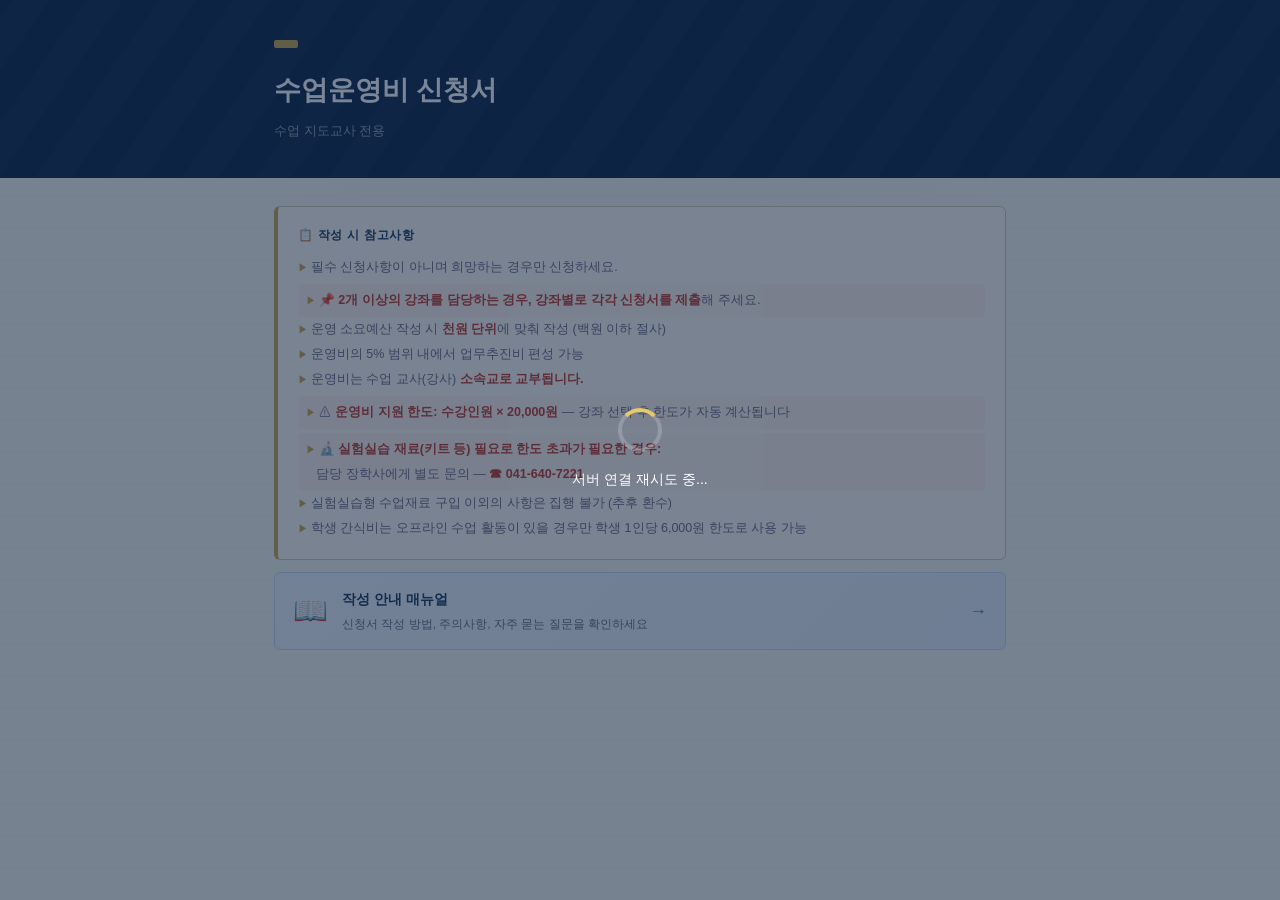
<file: docs/index.html>
<!DOCTYPE html>
<html lang="ko">
<head>
<meta charset="UTF-8">
<meta name="viewport" content="width=device-width, initial-scale=1.0">
<title>수업운영비 신청서</title>
<link rel="stylesheet" href="css/style.css">
<link rel="stylesheet" href="css/print.css" media="print">
</head>
<body>

<!-- 로딩 오버레이 -->
<div class="loading-overlay" id="loadingOverlay">
  <div class="spinner"></div>
  <div class="loading-text" id="loadingText">처리 중...</div>
</div>

<!-- 헤더 -->
<header class="site-header">
  <div class="header-inner">
    <div class="header-badge" id="headerBadge"></div>
    <h1 class="header-title" id="headerTitle">수업운영비 신청서</h1>
    <p class="header-sub" id="headerSub">수업 지도교사 전용</p>
  </div>
</header>

<!-- 안내문구 -->
<div class="notice-wrap" id="noticeWrap">
  <div class="notice">
    <div class="notice-title">📋 작성 시 참고사항</div>
    <ul>
      <li>필수 신청사항이 아니며 희망하는 경우만 신청하세요.</li>
      <li class="warn-line">📌 <strong>2개 이상의 강좌를 담당하는 경우, 강좌별로 각각 신청서를 제출</strong>해 주세요.</li>
      <li>운영 소요예산 작성 시 <strong>천원 단위</strong>에 맞춰 작성 (백원 이하 절사)</li>
      <li>운영비의 5% 범위 내에서 업무추진비 편성 가능</li>
      <li>운영비는 수업 교사(강사) <strong>소속교로 교부됩니다.</strong></li>
      <li class="warn-line" id="noticeLimit">⚠ <strong>운영비 지원 한도: 수강인원 × 20,000원</strong> — 강좌 선택 후 한도가 자동 계산됩니다</li>
      <li class="warn-line">🔬 <strong>실험실습 재료(키트 등) 필요로 한도 초과가 필요한 경우:</strong><br>
        &nbsp;&nbsp;&nbsp;담당 장학사에게 별도 문의 — <strong>☎ 041-640-7221</strong></li>
      <li>실험실습형 수업재료 구입 이외의 사항은 집행 불가 (추후 환수)</li>
      <li>학생 간식비는 오프라인 수업 활동이 있을 경우만 학생 1인당 6,000원 한도로 사용 가능</li>
      <li id="noticeExtra" style="display:none;"></li>
    </ul>
  </div>
  <div class="manual-banner">
    <a href="manual/teacher.html" target="_blank" class="manual-banner-link">
      <span class="manual-banner-icon">📖</span>
      <span class="manual-banner-body">
        <strong>작성 안내 매뉴얼</strong>
        <span class="manual-banner-desc">신청서 작성 방법, 주의사항, 자주 묻는 질문을 확인하세요</span>
      </span>
      <span class="manual-banner-arrow">→</span>
    </a>
  </div>
</div>

<!-- ===== 화면: 마감 ===== -->
<div id="screenClosed" class="form-wrap" style="display:none;">
  <div class="card">
    <div class="card-body closed-card">
      <div class="closed-icon">🔒</div>
      <div class="closed-title">신청이 마감되었습니다</div>
      <div class="closed-sub">문의: 041-640-7221,7224</div>
    </div>
  </div>
</div>

<!-- ===== 화면: 강좌 선택 + 인증 ===== -->
<div id="screenAuth" class="form-wrap" style="display:none;">
  <div class="card">
    <div class="card-head">
      <div class="card-head-num">1</div>
      <div class="card-head-title">강좌 선택</div>
    </div>
    <div class="card-body">
      <div class="field">
        <label>강좌코드 <span class="req">*</span> <span class="hint">(선택하면 정보가 표시됩니다)</span></label>
        <div class="course-select-wrap">
          <select id="courseSelect" onchange="Auth.onCourseSelect()">
            <option value="">— 강좌를 선택하세요 —</option>
          </select>
        </div>
      </div>
      <div class="info-grid" id="courseInfoGrid" style="display:none;">
        <div class="info-chip">
          <div class="info-chip-label">과목명</div>
          <div class="info-chip-value" id="chip-subject">—</div>
        </div>
        <div class="info-chip">
          <div class="info-chip-label">담당교사</div>
          <div class="info-chip-value" id="chip-teacher">—</div>
        </div>
        <div class="info-chip">
          <div class="info-chip-label">소속학교</div>
          <div class="info-chip-value" id="chip-school">—</div>
        </div>
        <div class="info-chip">
          <div class="info-chip-label">전공</div>
          <div class="info-chip-value" id="chip-major">—</div>
        </div>
        <div class="info-chip">
          <div class="info-chip-label">수업요일</div>
          <div class="info-chip-value" id="chip-day">—</div>
        </div>
        <div class="info-chip" style="background:rgba(30,95,168,0.06);border-color:#c8d8eb;">
          <div class="info-chip-label" style="color:var(--blue);">수강인원</div>
          <div class="info-chip-value" style="color:var(--blue);font-size:18px;" id="chip-students">—</div>
        </div>
      </div>
    </div>
  </div>

  <!-- 본인 확인 카드 -->
  <div id="authSection" class="card" style="display:none;">
    <div class="card-head">
      <div class="card-head-num">2</div>
      <div class="card-head-title">본인 확인</div>
    </div>
    <div class="card-body">
      <div class="field">
        <label>교사 연락처 뒤 4자리 <span class="req">*</span></label>
        <div class="auth-row">
          <div class="field">
            <input type="text" id="last4Input" maxlength="4" pattern="[0-9]{4}"
              placeholder="뒷 4자리" inputmode="numeric"
              style="text-align:center;font-size:18px;letter-spacing:8px;"
              onkeydown="if(event.key==='Enter'){event.preventDefault();Auth.onVerify();}">
          </div>
          <button type="button" class="btn-verify" id="verifyBtn" onclick="Auth.onVerify()">확인</button>
        </div>
        <div class="error-msg" id="authError" style="display:none;"></div>
      </div>
    </div>
  </div>
</div>

<!-- ===== 화면: 신청 폼 ===== -->
<div id="screenForm" class="form-wrap" style="display:none;">
  <div id="editBanner" class="edit-banner" style="display:none;">
    ⚠ 기존 신청서를 수정합니다. 제출하면 이전 내용을 대체합니다.
  </div>

  <div class="course-summary">
    <span id="courseSummary"></span>
    <button type="button" class="btn-change" onclick="App.reset()">강좌 변경</button>
  </div>

  <form id="mainForm" novalidate onkeydown="return event.key !== 'Enter';">
    <div class="card">
      <div class="card-head">
        <div class="card-head-num">1</div>
        <div class="card-head-title">수업운영비 신청 여부</div>
      </div>
      <div class="card-body">
        <div class="toggle-group">
          <button type="button" class="toggle-btn" id="btnYes" onclick="Form.setWants(true)">✔ 희망합니다</button>
          <button type="button" class="toggle-btn" id="btnNo"  onclick="Form.setWants(false)">✕ 희망하지 않습니다</button>
        </div>
        <div class="error-msg" id="err-wants">희망 여부를 선택해 주세요.</div>
      </div>
    </div>

    <div class="card expense-section" id="expenseSection">
      <div class="card-head">
        <div class="card-head-num">2</div>
        <div class="card-head-title">운영 소요예산 <span style="font-size:12px;font-weight:400;opacity:0.7;">한도: <span id="maxAmountLabel">—</span></span></div>
      </div>
      <div class="card-body">
        <div id="itemList"></div>
        <div id="limitAlert" class="limit-alert">
          <div class="limit-alert-body">
            <div class="limit-alert-title">⚠ 최대 지원 금액(<span id="alertMaxAmount">0</span>원)을 초과하였습니다</div>
            <div class="limit-alert-desc">
              일반 운영비의 지원 한도는 <strong>수강인원 × <span id="alertUnitPrice">20,000</span>원</strong>입니다.<br>
              실험실습 재료·키트 등으로 인해 한도 초과가 필요한 경우,<br>
              담당 장학사에게 별도 문의해 주세요: <strong>☎ 041-640-7221</strong>
            </div>
          </div>
        </div>
        <button type="button" class="btn-add" id="btnAdd" onclick="Form.addItem()">+ 항목 추가</button>
        <div class="total-bar" id="totalBar">
          <span class="total-label">총 소요예산</span>
          <span>
            <span class="total-amount" id="totalDisplay">0</span>
            <span class="total-unit">원</span>
          </span>
        </div>
      </div>
    </div>

    <div class="card" id="noteCard" style="display:none;">
      <div class="card-head">
        <div class="card-head-num">3</div>
        <div class="card-head-title">비고 <span style="font-size:12px;font-weight:400;opacity:0.7;">(선택)</span></div>
      </div>
      <div class="card-body">
        <textarea id="note" placeholder="추가로 전달할 사항이 있으면 입력해 주세요."></textarea>
      </div>
    </div>

    <div class="submit-area">
      <button type="submit" class="btn-submit" id="submitBtn">
        <span>📨</span> <span id="submitBtnText">신청서 제출하기</span>
      </button>
      <div class="submit-note">제출 후 공문으로 별도 발송해 주세요.</div>
    </div>
  </form>
</div>

<!-- ===== 화면: 완료 ===== -->
<div id="screenResult" class="form-wrap" style="display:none;">
  <div class="card">
    <div class="card-body" style="text-align:center;padding:60px 24px;">
      <div class="result-icon" id="resultIcon">✅</div>
      <div class="result-title" id="resultTitle">신청이 완료되었습니다</div>
      <div class="result-sub" id="resultSub"></div>
      <div class="result-seq" id="resultSeq"></div>
      <div class="result-actions">
        <button class="btn-secondary" id="btnPrint" onclick="Print.run()">📄 신청서 PDF 저장</button>
        <button class="btn-secondary" onclick="App.reset()">다시 작성하기</button>
      </div>
      <div class="result-guide">인쇄 대화상자에서 대상을 'PDF로 저장'으로 선택하세요.</div>
    </div>
  </div>
</div>

<!-- ===== 인쇄 영역 (화면에서는 숨김, @media print에서만 노출) ===== -->
<section id="printSheet" class="print-sheet">
  <div class="ps-header">
    <div class="ps-header-top">
      <div class="ps-badge" id="psBadge"></div>
      <div class="ps-header-right">
        <span class="ps-date" id="psDate"></span>
        <span class="ps-seq" id="psSeq"></span>
      </div>
    </div>
    <div class="ps-title">수업운영비 신청서</div>
    <div class="ps-school" id="psSchool"></div>
  </div>

  <div class="ps-section">
    <div class="ps-section-title">① 강좌 정보</div>
    <table class="ps-table ps-info-table">
      <tr>
        <th>강좌코드</th><td id="ps-courseCode"></td>
        <th>과목명</th><td id="ps-subject"></td>
      </tr>
      <tr>
        <th>담당교사</th><td id="ps-teacher"></td>
        <th>소속학교</th><td id="ps-school2"></td>
      </tr>
      <tr>
        <th>전공</th><td id="ps-major"></td>
        <th>수업요일</th><td id="ps-day"></td>
      </tr>
      <tr>
        <th>수강인원</th><td id="ps-students"></td>
        <th>연락처</th><td id="ps-contact"></td>
      </tr>
    </table>
  </div>

  <div class="ps-section">
    <div class="ps-section-title">② 수업운영비 신청</div>
    <table class="ps-table">
      <tr>
        <th style="width:110px;">희망 여부</th>
        <td id="ps-wants"></td>
      </tr>
    </table>
  </div>

  <div class="ps-section" id="psExpenseSection" style="display:none;">
    <div class="ps-section-title">③ 운영 소요예산 내역</div>
    <table class="ps-table ps-expense-table">
      <thead>
        <tr>
          <th style="width:40px;">번호</th>
          <th style="width:160px;">물품명</th>
          <th>산출식</th>
          <th style="width:110px;">금액(원)</th>
        </tr>
      </thead>
      <tbody id="psExpenseBody"></tbody>
      <tfoot>
        <tr class="ps-total-row">
          <td colspan="3">총 소요예산</td>
          <td id="psTotalAmount"></td>
        </tr>
      </tfoot>
    </table>
  </div>

  <div class="ps-section" id="psNoteSection" style="display:none;">
    <div class="ps-section-title" id="psNoteTitle">④ 비고</div>
    <div class="ps-note-box" id="psNoteContent"></div>
  </div>

  <div class="ps-reference">
    <div class="ps-ref-title">※ 참고사항</div>
    <ul id="psRefList">
      <li>운영 소요예산 작성 시 천원 단위에 맞춰 작성 (백원 이하 절사)</li>
      <li id="psRefLimit">운영비는 수업 교사(강사) 소속교로 교부</li>
      <li>학생 간식비: 운영비에서 1인당 1회 6,000원 이내 사용 가능</li>
      <li>실험실습 재료·키트 등 한도 초과 필요 시: 담당 장학사 041-640-7221</li>
      <li>실험실습형 수업재료 구입 이외의 사항은 집행 불가 (추후 환수)</li>
    </ul>
  </div>

  <div class="ps-footer" id="psFooter"></div>
</section>

<script src="js/config.js"></script>
<script src="js/api.js"></script>
<script src="js/auth.js"></script>
<script src="js/form.js"></script>
<script src="js/print.js"></script>
<script src="js/main.js"></script>
</body>
</html>
</file>
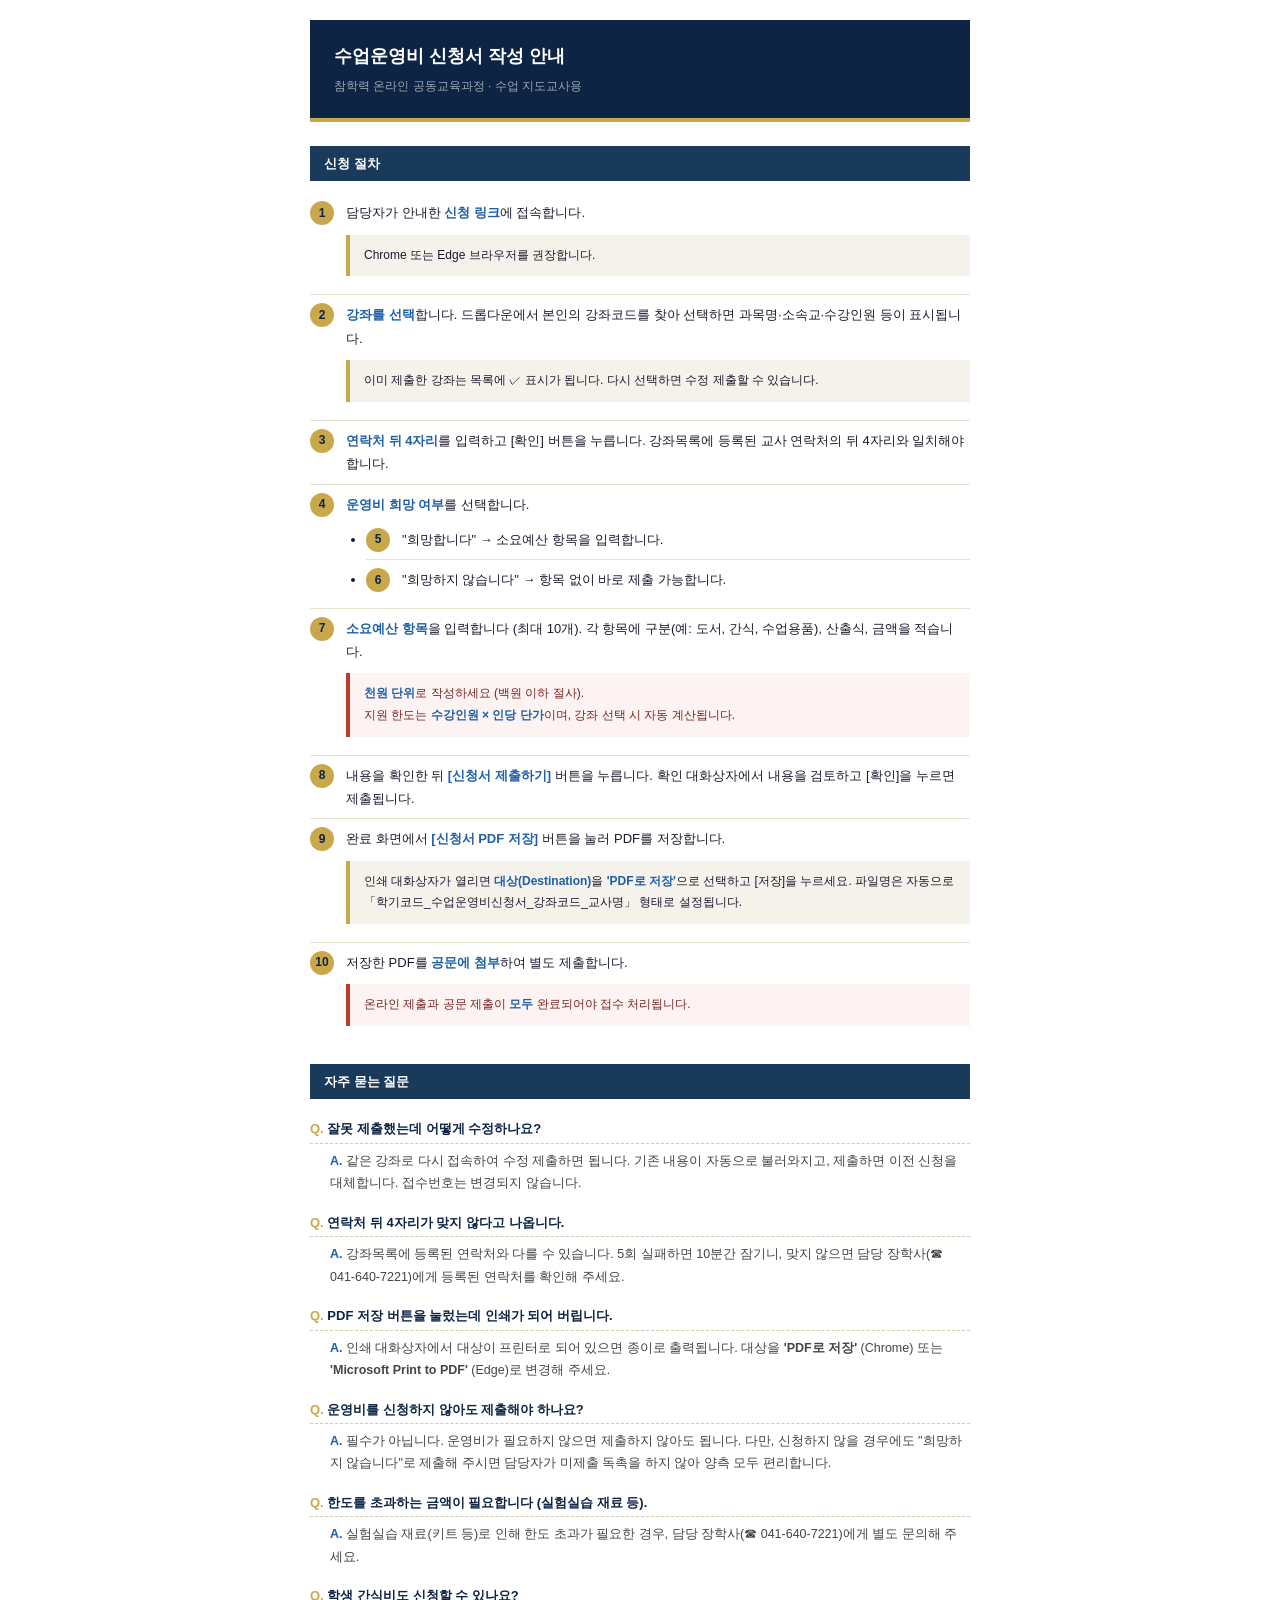
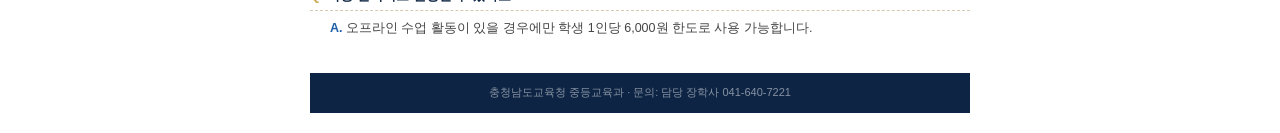
<file: manual/교사용.html>
<!DOCTYPE html>
<html lang="ko">
<head>
<meta charset="UTF-8">
<meta name="viewport" content="width=device-width, initial-scale=1.0">
<title>수업운영비 신청서 작성 안내 (교사용)</title>
<style>
  @page { size: A4; margin: 15mm; }
  *, *::before, *::after { box-sizing: border-box; margin: 0; padding: 0; }
  body {
    font-family: 'Malgun Gothic', '맑은 고딕', sans-serif;
    font-size: 13px; line-height: 1.8; color: #1a1a2e;
    max-width: 700px; margin: 0 auto; padding: 20px;
    -webkit-print-color-adjust: exact; print-color-adjust: exact;
  }

  /* 헤더 */
  .header {
    background: #0d2444; color: #fff; padding: 20px 24px;
    border-bottom: 4px solid #c9a84c; margin-bottom: 24px;
  }
  .header h1 { font-size: 18px; font-weight: 700; margin-bottom: 4px; }
  .header p { font-size: 12px; color: rgba(255,255,255,0.6); }

  /* 섹션 */
  h2 {
    background: #1a3a5c; color: #fff; font-size: 13px;
    padding: 6px 14px; margin: 20px 0 12px; font-weight: 700;
  }
  h3 { font-size: 13px; font-weight: 700; color: #1a3a5c; margin: 14px 0 6px; }

  /* 단계 */
  .steps { counter-reset: step; padding-left: 0; list-style: none; }
  .steps li {
    counter-increment: step; position: relative;
    padding: 8px 0 8px 36px; border-bottom: 1px solid #e8e0d0;
  }
  .steps li::before {
    content: counter(step);
    position: absolute; left: 0; top: 8px;
    width: 24px; height: 24px; background: #c9a84c; color: #0d2444;
    border-radius: 50%; font-size: 12px; font-weight: 700;
    display: flex; align-items: center; justify-content: center;
  }
  .steps li:last-child { border-bottom: none; }
  .steps li strong { color: #1e5fa8; }

  /* 안내 박스 */
  .tip {
    background: #f5f2ec; border-left: 4px solid #c9a84c;
    padding: 10px 14px; margin: 10px 0; font-size: 12px;
  }
  .warn {
    background: rgba(192,57,43,0.06); border-left: 4px solid #c0392b;
    padding: 10px 14px; margin: 10px 0; font-size: 12px; color: #7a2520;
  }
  .warn strong { color: #c0392b; }

  /* FAQ */
  .faq { margin: 8px 0; }
  .faq dt {
    font-weight: 700; color: #0d2444; font-size: 13px;
    padding: 6px 0 2px; border-bottom: 1px dashed #d4c9b0;
  }
  .faq dt::before { content: 'Q. '; color: #c9a84c; font-weight: 700; }
  .faq dd { padding: 6px 0 10px 20px; font-size: 12.5px; color: #444; }
  .faq dd::before { content: 'A. '; color: #1e5fa8; font-weight: 700; }

  /* 푸터 */
  .footer {
    margin-top: 24px; padding: 10px 14px;
    background: #0d2444; color: rgba(255,255,255,0.5);
    font-size: 11px; text-align: center;
  }

  @media print {
    body { padding: 0; }
    .header { break-after: avoid; }
  }
</style>
</head>
<body>

<div class="header">
  <h1>수업운영비 신청서 작성 안내</h1>
  <p>참학력 온라인 공동교육과정 · 수업 지도교사용</p>
</div>

<h2>신청 절차</h2>

<ol class="steps">
  <li>
    담당자가 안내한 <strong>신청 링크</strong>에 접속합니다.
    <div class="tip">Chrome 또는 Edge 브라우저를 권장합니다.</div>
  </li>
  <li>
    <strong>강좌를 선택</strong>합니다.
    드롭다운에서 본인의 강좌코드를 찾아 선택하면 과목명·소속교·수강인원 등이 표시됩니다.
    <div class="tip">이미 제출한 강좌는 목록에 ✓ 표시가 됩니다. 다시 선택하면 수정 제출할 수 있습니다.</div>
  </li>
  <li>
    <strong>연락처 뒤 4자리</strong>를 입력하고 [확인] 버튼을 누릅니다.
    강좌목록에 등록된 교사 연락처의 뒤 4자리와 일치해야 합니다.
  </li>
  <li>
    <strong>운영비 희망 여부</strong>를 선택합니다.
    <ul style="list-style:disc;padding-left:20px;margin-top:4px;">
      <li>"희망합니다" → 소요예산 항목을 입력합니다.</li>
      <li>"희망하지 않습니다" → 항목 없이 바로 제출 가능합니다.</li>
    </ul>
  </li>
  <li>
    <strong>소요예산 항목</strong>을 입력합니다 (최대 10개).
    각 항목에 구분(예: 도서, 간식, 수업용품), 산출식, 금액을 적습니다.
    <div class="warn">
      <strong>천원 단위</strong>로 작성하세요 (백원 이하 절사).<br>
      지원 한도는 <strong>수강인원 × 인당 단가</strong>이며, 강좌 선택 시 자동 계산됩니다.
    </div>
  </li>
  <li>
    내용을 확인한 뒤 <strong>[신청서 제출하기]</strong> 버튼을 누릅니다.
    확인 대화상자에서 내용을 검토하고 [확인]을 누르면 제출됩니다.
  </li>
  <li>
    완료 화면에서 <strong>[신청서 PDF 저장]</strong> 버튼을 눌러 PDF를 저장합니다.
    <div class="tip">
      인쇄 대화상자가 열리면 <strong>대상(Destination)</strong>을
      <strong>'PDF로 저장'</strong>으로 선택하고 [저장]을 누르세요.
      파일명은 자동으로 「학기코드_수업운영비신청서_강좌코드_교사명」 형태로 설정됩니다.
    </div>
  </li>
  <li>
    저장한 PDF를 <strong>공문에 첨부</strong>하여 별도 제출합니다.
    <div class="warn">온라인 제출과 공문 제출이 <strong>모두</strong> 완료되어야 접수 처리됩니다.</div>
  </li>
</ol>

<h2>자주 묻는 질문</h2>

<dl class="faq">
  <dt>잘못 제출했는데 어떻게 수정하나요?</dt>
  <dd>같은 강좌로 다시 접속하여 수정 제출하면 됩니다.
    기존 내용이 자동으로 불러와지고, 제출하면 이전 신청을 대체합니다.
    접수번호는 변경되지 않습니다.</dd>

  <dt>연락처 뒤 4자리가 맞지 않다고 나옵니다.</dt>
  <dd>강좌목록에 등록된 연락처와 다를 수 있습니다.
    5회 실패하면 10분간 잠기니, 맞지 않으면 담당 장학사(☎ 041-640-7221)에게
    등록된 연락처를 확인해 주세요.</dd>

  <dt>PDF 저장 버튼을 눌렀는데 인쇄가 되어 버립니다.</dt>
  <dd>인쇄 대화상자에서 대상이 프린터로 되어 있으면 종이로 출력됩니다.
    대상을 <strong>'PDF로 저장'</strong> (Chrome) 또는
    <strong>'Microsoft Print to PDF'</strong> (Edge)로 변경해 주세요.</dd>

  <dt>운영비를 신청하지 않아도 제출해야 하나요?</dt>
  <dd>필수가 아닙니다. 운영비가 필요하지 않으면 제출하지 않아도 됩니다.
    다만, 신청하지 않을 경우에도 "희망하지 않습니다"로 제출해 주시면
    담당자가 미제출 독촉을 하지 않아 양측 모두 편리합니다.</dd>

  <dt>한도를 초과하는 금액이 필요합니다 (실험실습 재료 등).</dt>
  <dd>실험실습 재료(키트 등)로 인해 한도 초과가 필요한 경우,
    담당 장학사(☎ 041-640-7221)에게 별도 문의해 주세요.</dd>

  <dt>학생 간식비도 신청할 수 있나요?</dt>
  <dd>오프라인 수업 활동이 있을 경우에만 학생 1인당 6,000원 한도로 사용 가능합니다.</dd>
</dl>

<div class="footer">
  충청남도교육청 중등교육과 · 문의: 담당 장학사 041-640-7221
</div>

</body>
</html>
</file>
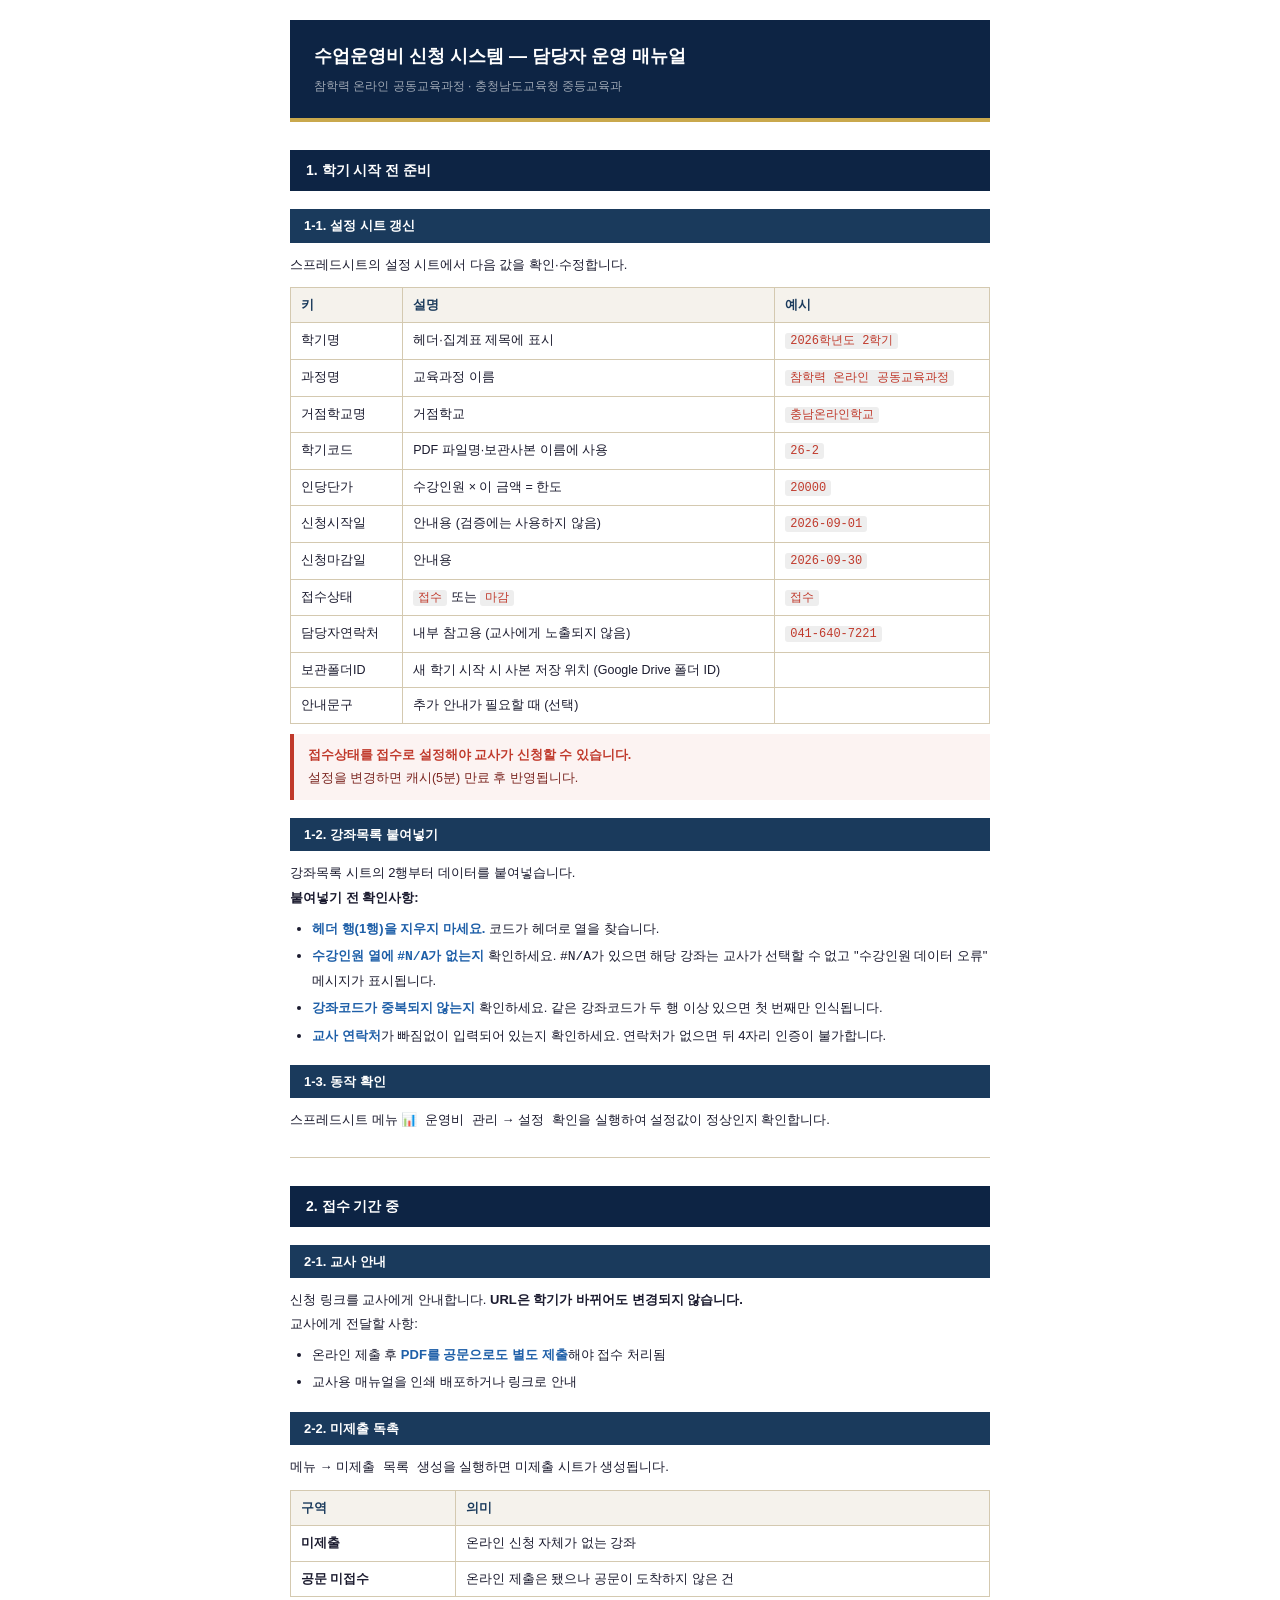
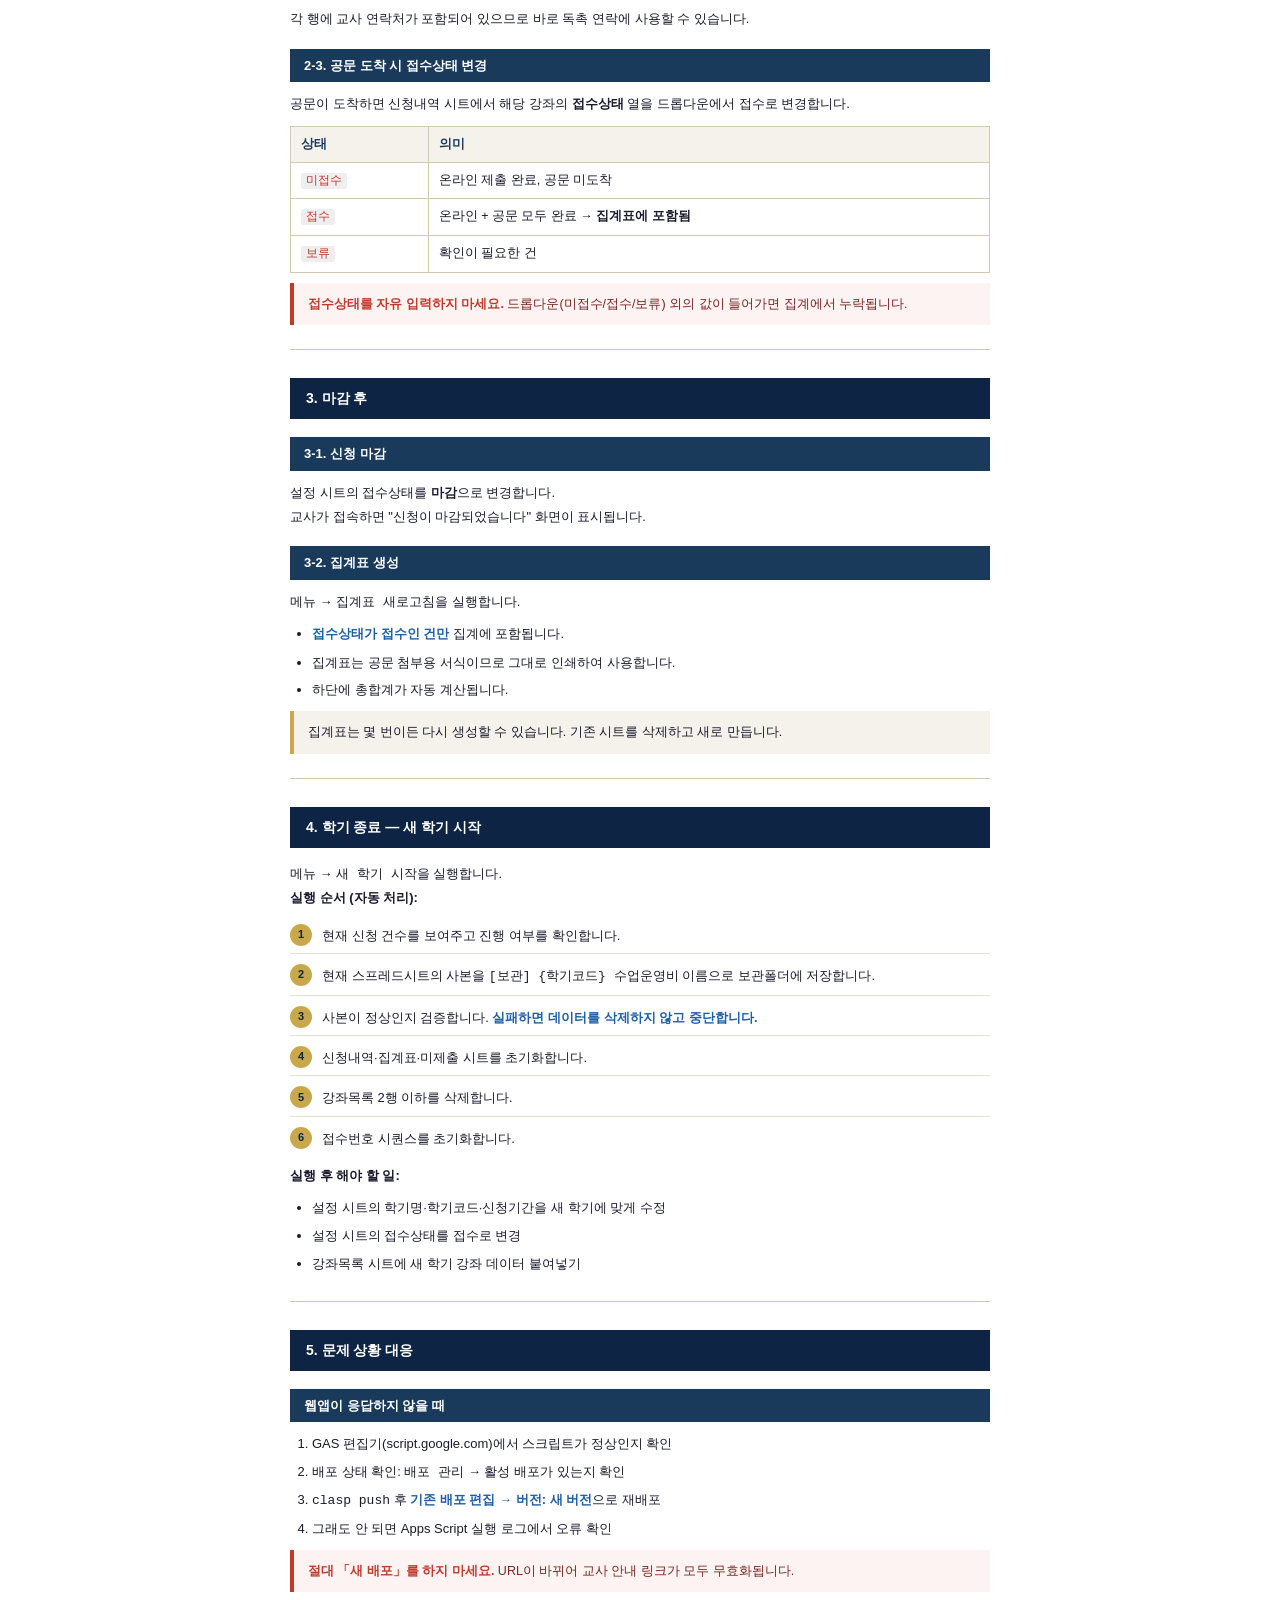
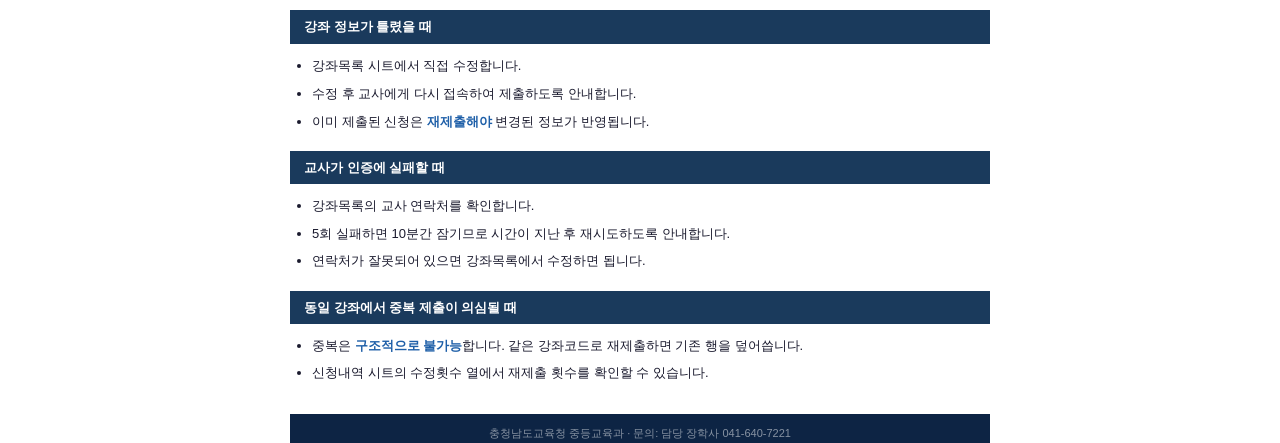
<file: docs/manual/admin.html>
<!DOCTYPE html>
<html lang="ko">
<head>
<meta charset="UTF-8">
<meta name="viewport" content="width=device-width, initial-scale=1.0">
<title>수업운영비 신청 시스템 — 담당자 운영 매뉴얼</title>
<style>
  @page { size: A4; margin: 15mm; }
  *, *::before, *::after { box-sizing: border-box; margin: 0; padding: 0; }
  body {
    font-family: 'Malgun Gothic', '맑은 고딕', sans-serif;
    font-size: 13px; line-height: 1.8; color: #1a1a2e;
    max-width: 740px; margin: 0 auto; padding: 20px;
    -webkit-print-color-adjust: exact; print-color-adjust: exact;
  }

  /* 헤더 */
  .header {
    background: #0d2444; color: #fff; padding: 20px 24px;
    border-bottom: 4px solid #c9a84c; margin-bottom: 24px;
  }
  .header h1 { font-size: 18px; font-weight: 700; margin-bottom: 4px; }
  .header p { font-size: 12px; color: rgba(255,255,255,0.6); }

  /* 섹션 */
  h2 {
    background: #0d2444; color: #fff; font-size: 14px;
    padding: 8px 16px; margin: 28px 0 14px; font-weight: 700;
  }
  h3 {
    background: #1a3a5c; color: #fff; font-size: 13px;
    padding: 5px 14px; margin: 18px 0 10px; font-weight: 700;
  }

  /* 테이블 */
  table {
    width: 100%; border-collapse: collapse; margin: 10px 0;
    font-size: 12.5px;
  }
  th, td {
    border: 1px solid #d4c9b0; padding: 6px 10px;
    vertical-align: top; text-align: left;
  }
  th {
    background: #f5f2ec; color: #1a3a5c; font-weight: 700;
    white-space: nowrap;
  }
  td code {
    background: #eee; padding: 1px 5px; border-radius: 3px;
    font-size: 12px; color: #c0392b;
  }

  /* 리스트 */
  ul, ol { padding-left: 22px; margin: 8px 0; }
  li { margin: 4px 0; }
  li strong { color: #1e5fa8; }

  /* 안내 박스 */
  .tip {
    background: #f5f2ec; border-left: 4px solid #c9a84c;
    padding: 10px 14px; margin: 10px 0; font-size: 12.5px;
  }
  .warn {
    background: rgba(192,57,43,0.06); border-left: 4px solid #c0392b;
    padding: 10px 14px; margin: 10px 0; font-size: 12.5px; color: #7a2520;
  }
  .warn strong { color: #c0392b; }

  /* 구분선 */
  hr {
    border: none; border-top: 1px solid #d4c9b0; margin: 24px 0;
  }

  /* 순서 목록 */
  .steps { counter-reset: step; padding-left: 0; list-style: none; }
  .steps li {
    counter-increment: step; position: relative;
    padding: 6px 0 6px 32px; border-bottom: 1px solid #e8e0d0;
  }
  .steps li::before {
    content: counter(step);
    position: absolute; left: 0; top: 6px;
    width: 22px; height: 22px; background: #c9a84c; color: #0d2444;
    border-radius: 50%; font-size: 11px; font-weight: 700;
    display: flex; align-items: center; justify-content: center;
  }
  .steps li:last-child { border-bottom: none; }

  /* 푸터 */
  .footer {
    margin-top: 28px; padding: 10px 14px;
    background: #0d2444; color: rgba(255,255,255,0.5);
    font-size: 11px; text-align: center;
  }

  @media print {
    body { padding: 0; }
    h2 { break-before: auto; break-after: avoid; }
    h3 { break-after: avoid; }
    table { break-inside: avoid; }
  }
</style>
</head>
<body>

<div class="header">
  <h1>수업운영비 신청 시스템 — 담당자 운영 매뉴얼</h1>
  <p>참학력 온라인 공동교육과정 · 충청남도교육청 중등교육과</p>
</div>

<h2>1. 학기 시작 전 준비</h2>

<h3>1-1. 설정 시트 갱신</h3>

<p>스프레드시트의 <code>설정</code> 시트에서 다음 값을 확인·수정합니다.</p>

<table>
  <tr><th>키</th><th>설명</th><th>예시</th></tr>
  <tr><td>학기명</td><td>헤더·집계표 제목에 표시</td><td><code>2026학년도 2학기</code></td></tr>
  <tr><td>과정명</td><td>교육과정 이름</td><td><code>참학력 온라인 공동교육과정</code></td></tr>
  <tr><td>거점학교명</td><td>거점학교</td><td><code>충남온라인학교</code></td></tr>
  <tr><td>학기코드</td><td>PDF 파일명·보관사본 이름에 사용</td><td><code>26-2</code></td></tr>
  <tr><td>인당단가</td><td>수강인원 × 이 금액 = 한도</td><td><code>20000</code></td></tr>
  <tr><td>신청시작일</td><td>안내용 (검증에는 사용하지 않음)</td><td><code>2026-09-01</code></td></tr>
  <tr><td>신청마감일</td><td>안내용</td><td><code>2026-09-30</code></td></tr>
  <tr><td>접수상태</td><td><code>접수</code> 또는 <code>마감</code></td><td><code>접수</code></td></tr>
  <tr><td>담당자연락처</td><td>내부 참고용 (교사에게 노출되지 않음)</td><td><code>041-640-7221</code></td></tr>
  <tr><td>보관폴더ID</td><td>새 학기 시작 시 사본 저장 위치 (Google Drive 폴더 ID)</td><td></td></tr>
  <tr><td>안내문구</td><td>추가 안내가 필요할 때 (선택)</td><td></td></tr>
</table>

<div class="warn">
  <strong>접수상태를 <code>접수</code>로 설정해야 교사가 신청할 수 있습니다.</strong><br>
  설정을 변경하면 캐시(5분) 만료 후 반영됩니다.
</div>

<h3>1-2. 강좌목록 붙여넣기</h3>

<p><code>강좌목록</code> 시트의 2행부터 데이터를 붙여넣습니다.</p>

<p><strong>붙여넣기 전 확인사항:</strong></p>
<ul>
  <li><strong>헤더 행(1행)을 지우지 마세요.</strong> 코드가 헤더로 열을 찾습니다.</li>
  <li><strong>수강인원 열에 <code>#N/A</code>가 없는지</strong> 확인하세요. <code>#N/A</code>가 있으면 해당 강좌는 교사가 선택할 수 없고 "수강인원 데이터 오류" 메시지가 표시됩니다.</li>
  <li><strong>강좌코드가 중복되지 않는지</strong> 확인하세요. 같은 강좌코드가 두 행 이상 있으면 첫 번째만 인식됩니다.</li>
  <li><strong>교사 연락처</strong>가 빠짐없이 입력되어 있는지 확인하세요. 연락처가 없으면 뒤 4자리 인증이 불가합니다.</li>
</ul>

<h3>1-3. 동작 확인</h3>

<p>스프레드시트 메뉴 <code>📊 운영비 관리</code> → <code>설정 확인</code>을 실행하여 설정값이 정상인지 확인합니다.</p>

<hr>

<h2>2. 접수 기간 중</h2>

<h3>2-1. 교사 안내</h3>

<p>신청 링크를 교사에게 안내합니다. <strong>URL은 학기가 바뀌어도 변경되지 않습니다.</strong></p>

<p>교사에게 전달할 사항:</p>
<ul>
  <li>온라인 제출 후 <strong>PDF를 공문으로도 별도 제출</strong>해야 접수 처리됨</li>
  <li>교사용 매뉴얼을 인쇄 배포하거나 링크로 안내</li>
</ul>

<h3>2-2. 미제출 독촉</h3>

<p>메뉴 → <code>미제출 목록 생성</code>을 실행하면 <code>미제출</code> 시트가 생성됩니다.</p>

<table>
  <tr><th>구역</th><th>의미</th></tr>
  <tr><td><strong>미제출</strong></td><td>온라인 신청 자체가 없는 강좌</td></tr>
  <tr><td><strong>공문 미접수</strong></td><td>온라인 제출은 됐으나 공문이 도착하지 않은 건</td></tr>
</table>

<p>각 행에 교사 연락처가 포함되어 있으므로 바로 독촉 연락에 사용할 수 있습니다.</p>

<h3>2-3. 공문 도착 시 접수상태 변경</h3>

<p>공문이 도착하면 <code>신청내역</code> 시트에서 해당 강좌의 <strong>접수상태</strong> 열을 드롭다운에서 <code>접수</code>로 변경합니다.</p>

<table>
  <tr><th>상태</th><th>의미</th></tr>
  <tr><td><code>미접수</code></td><td>온라인 제출 완료, 공문 미도착</td></tr>
  <tr><td><code>접수</code></td><td>온라인 + 공문 모두 완료 → <strong>집계표에 포함됨</strong></td></tr>
  <tr><td><code>보류</code></td><td>확인이 필요한 건</td></tr>
</table>

<div class="warn">
  <strong>접수상태를 자유 입력하지 마세요.</strong> 드롭다운(미접수/접수/보류) 외의 값이 들어가면 집계에서 누락됩니다.
</div>

<hr>

<h2>3. 마감 후</h2>

<h3>3-1. 신청 마감</h3>

<p><code>설정</code> 시트의 <code>접수상태</code>를 <strong><code>마감</code></strong>으로 변경합니다.</p>
<p>교사가 접속하면 "신청이 마감되었습니다" 화면이 표시됩니다.</p>

<h3>3-2. 집계표 생성</h3>

<p>메뉴 → <code>집계표 새로고침</code>을 실행합니다.</p>
<ul>
  <li><strong>접수상태가 <code>접수</code>인 건만</strong> 집계에 포함됩니다.</li>
  <li>집계표는 공문 첨부용 서식이므로 그대로 인쇄하여 사용합니다.</li>
  <li>하단에 총합계가 자동 계산됩니다.</li>
</ul>

<div class="tip">
  집계표는 몇 번이든 다시 생성할 수 있습니다. 기존 시트를 삭제하고 새로 만듭니다.
</div>

<hr>

<h2>4. 학기 종료 — 새 학기 시작</h2>

<p>메뉴 → <code>새 학기 시작</code>을 실행합니다.</p>

<p><strong>실행 순서 (자동 처리):</strong></p>
<ol class="steps">
  <li>현재 신청 건수를 보여주고 진행 여부를 확인합니다.</li>
  <li>현재 스프레드시트의 사본을 <code>[보관] {학기코드} 수업운영비</code> 이름으로 보관폴더에 저장합니다.</li>
  <li>사본이 정상인지 검증합니다. <strong>실패하면 데이터를 삭제하지 않고 중단합니다.</strong></li>
  <li>신청내역·집계표·미제출 시트를 초기화합니다.</li>
  <li>강좌목록 2행 이하를 삭제합니다.</li>
  <li>접수번호 시퀀스를 초기화합니다.</li>
</ol>

<p><strong>실행 후 해야 할 일:</strong></p>
<ul>
  <li><code>설정</code> 시트의 학기명·학기코드·신청기간을 새 학기에 맞게 수정</li>
  <li><code>설정</code> 시트의 접수상태를 <code>접수</code>로 변경</li>
  <li><code>강좌목록</code> 시트에 새 학기 강좌 데이터 붙여넣기</li>
</ul>

<hr>

<h2>5. 문제 상황 대응</h2>

<h3>웹앱이 응답하지 않을 때</h3>
<ol>
  <li>GAS 편집기(script.google.com)에서 스크립트가 정상인지 확인</li>
  <li>배포 상태 확인: <code>배포 관리</code> → 활성 배포가 있는지 확인</li>
  <li><code>clasp push</code> 후 <strong>기존 배포 편집 → 버전: 새 버전</strong>으로 재배포</li>
  <li>그래도 안 되면 Apps Script 실행 로그에서 오류 확인</li>
</ol>
<div class="warn">
  <strong>절대 「새 배포」를 하지 마세요.</strong> URL이 바뀌어 교사 안내 링크가 모두 무효화됩니다.
</div>

<h3>강좌 정보가 틀렸을 때</h3>
<ul>
  <li><code>강좌목록</code> 시트에서 직접 수정합니다.</li>
  <li>수정 후 교사에게 다시 접속하여 제출하도록 안내합니다.</li>
  <li>이미 제출된 신청은 <strong>재제출해야</strong> 변경된 정보가 반영됩니다.</li>
</ul>

<h3>교사가 인증에 실패할 때</h3>
<ul>
  <li>강좌목록의 교사 연락처를 확인합니다.</li>
  <li>5회 실패하면 10분간 잠기므로 시간이 지난 후 재시도하도록 안내합니다.</li>
  <li>연락처가 잘못되어 있으면 강좌목록에서 수정하면 됩니다.</li>
</ul>

<h3>동일 강좌에서 중복 제출이 의심될 때</h3>
<ul>
  <li>중복은 <strong>구조적으로 불가능</strong>합니다. 같은 강좌코드로 재제출하면 기존 행을 덮어씁니다.</li>
  <li><code>신청내역</code> 시트의 <code>수정횟수</code> 열에서 재제출 횟수를 확인할 수 있습니다.</li>
</ul>

<div class="footer">
  충청남도교육청 중등교육과 · 문의: 담당 장학사 041-640-7221
</div>

</body>
</html>
</file>
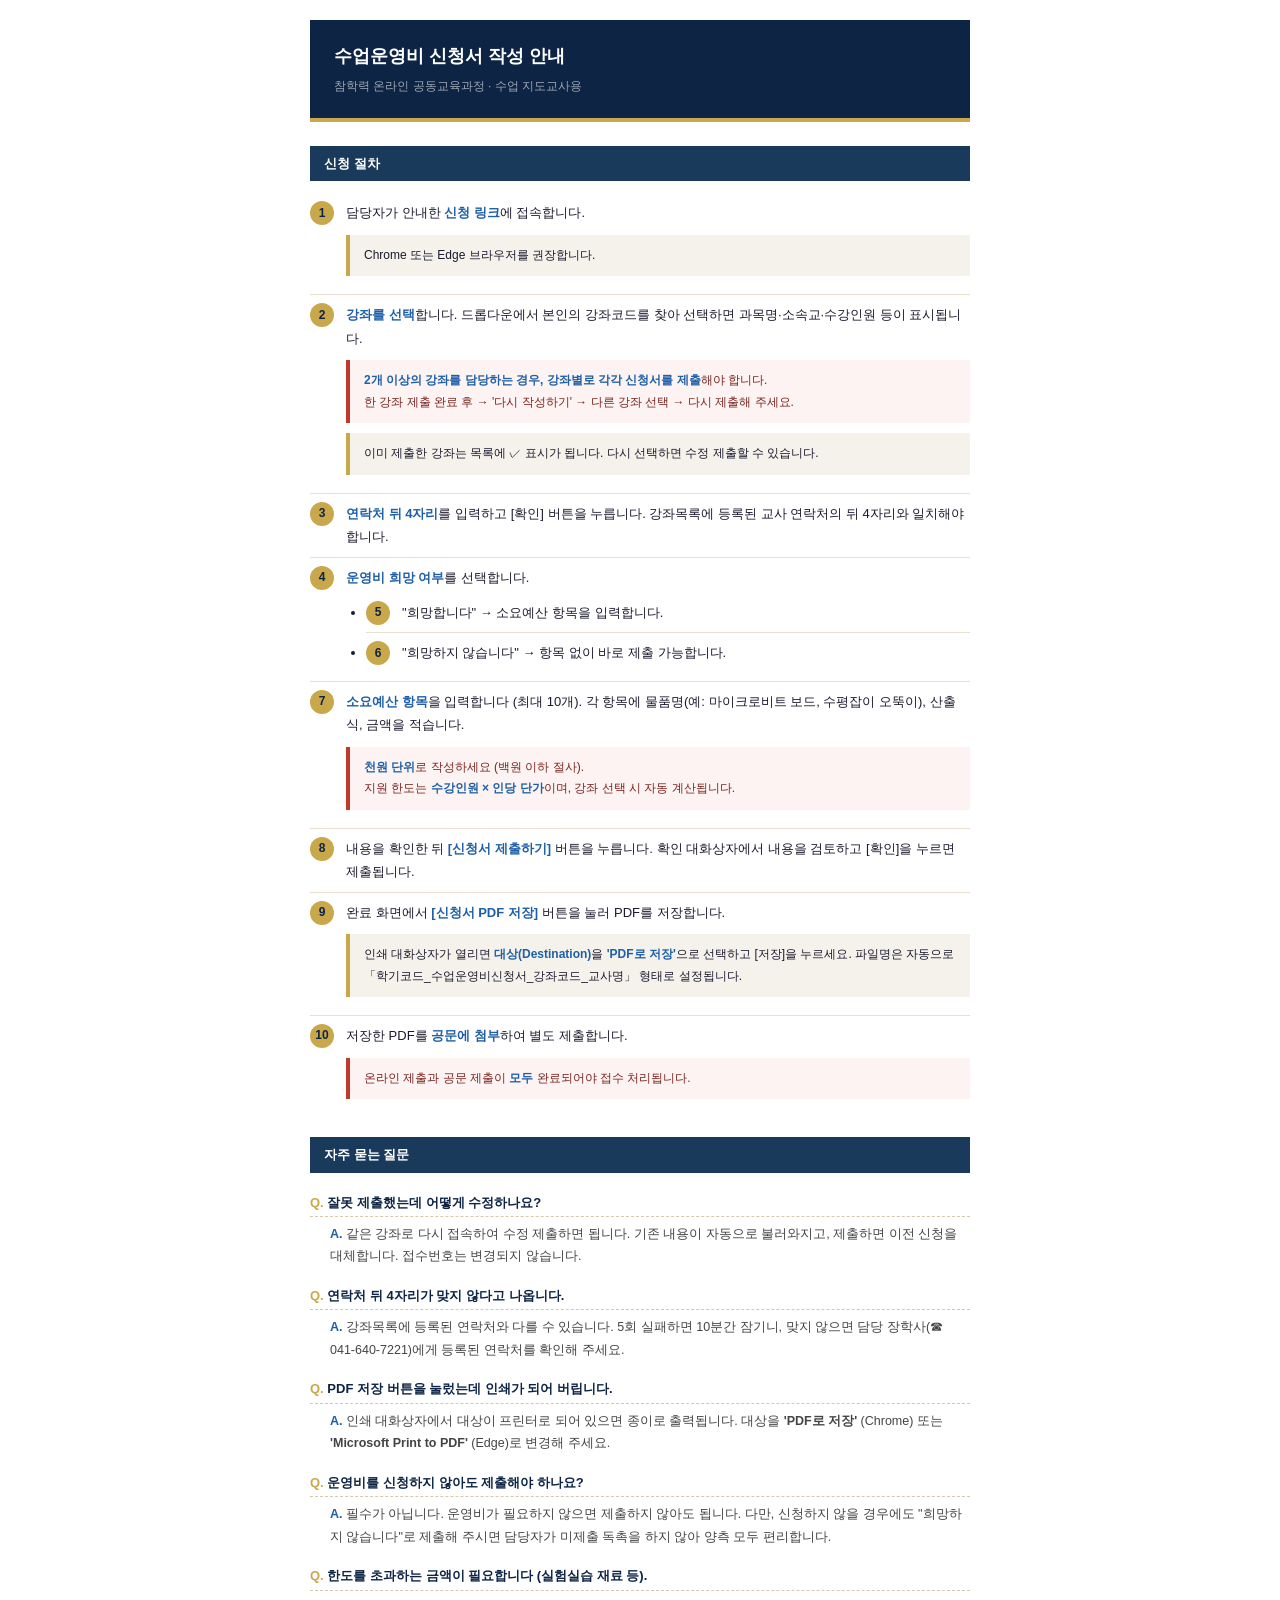
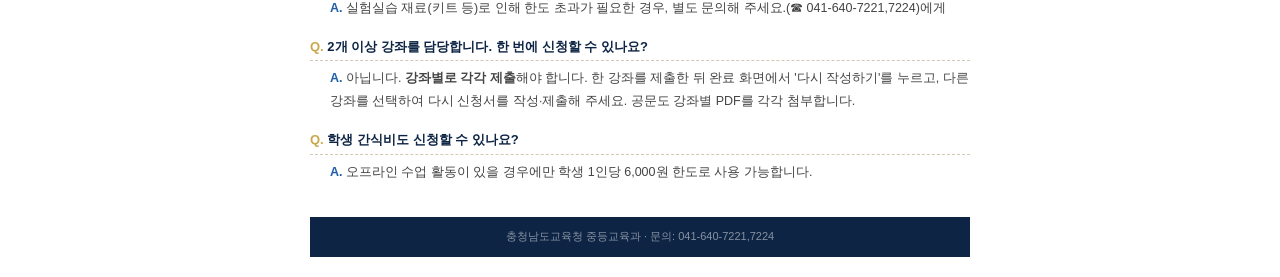
<file: docs/manual/teacher.html>
<!DOCTYPE html>
<html lang="ko">
<head>
<meta charset="UTF-8">
<meta name="viewport" content="width=device-width, initial-scale=1.0">
<title>수업운영비 신청서 작성 안내 (교사용)</title>
<style>
  @page { size: A4; margin: 15mm; }
  *, *::before, *::after { box-sizing: border-box; margin: 0; padding: 0; }
  body {
    font-family: 'Malgun Gothic', '맑은 고딕', sans-serif;
    font-size: 13px; line-height: 1.8; color: #1a1a2e;
    max-width: 700px; margin: 0 auto; padding: 20px;
    -webkit-print-color-adjust: exact; print-color-adjust: exact;
  }

  /* 헤더 */
  .header {
    background: #0d2444; color: #fff; padding: 20px 24px;
    border-bottom: 4px solid #c9a84c; margin-bottom: 24px;
  }
  .header h1 { font-size: 18px; font-weight: 700; margin-bottom: 4px; }
  .header p { font-size: 12px; color: rgba(255,255,255,0.6); }

  /* 섹션 */
  h2 {
    background: #1a3a5c; color: #fff; font-size: 13px;
    padding: 6px 14px; margin: 20px 0 12px; font-weight: 700;
  }
  h3 { font-size: 13px; font-weight: 700; color: #1a3a5c; margin: 14px 0 6px; }

  /* 단계 */
  .steps { counter-reset: step; padding-left: 0; list-style: none; }
  .steps li {
    counter-increment: step; position: relative;
    padding: 8px 0 8px 36px; border-bottom: 1px solid #e8e0d0;
  }
  .steps li::before {
    content: counter(step);
    position: absolute; left: 0; top: 8px;
    width: 24px; height: 24px; background: #c9a84c; color: #0d2444;
    border-radius: 50%; font-size: 12px; font-weight: 700;
    display: flex; align-items: center; justify-content: center;
  }
  .steps li:last-child { border-bottom: none; }
  .steps li strong { color: #1e5fa8; }

  /* 안내 박스 */
  .tip {
    background: #f5f2ec; border-left: 4px solid #c9a84c;
    padding: 10px 14px; margin: 10px 0; font-size: 12px;
  }
  .warn {
    background: rgba(192,57,43,0.06); border-left: 4px solid #c0392b;
    padding: 10px 14px; margin: 10px 0; font-size: 12px; color: #7a2520;
  }
  .warn strong { color: #c0392b; }

  /* FAQ */
  .faq { margin: 8px 0; }
  .faq dt {
    font-weight: 700; color: #0d2444; font-size: 13px;
    padding: 6px 0 2px; border-bottom: 1px dashed #d4c9b0;
  }
  .faq dt::before { content: 'Q. '; color: #c9a84c; font-weight: 700; }
  .faq dd { padding: 6px 0 10px 20px; font-size: 12.5px; color: #444; }
  .faq dd::before { content: 'A. '; color: #1e5fa8; font-weight: 700; }

  /* 푸터 */
  .footer {
    margin-top: 24px; padding: 10px 14px;
    background: #0d2444; color: rgba(255,255,255,0.5);
    font-size: 11px; text-align: center;
  }

  @media print {
    body { padding: 0; }
    .header { break-after: avoid; }
  }
</style>
</head>
<body>

<div class="header">
  <h1>수업운영비 신청서 작성 안내</h1>
  <p>참학력 온라인 공동교육과정 · 수업 지도교사용</p>
</div>

<h2>신청 절차</h2>

<ol class="steps">
  <li>
    담당자가 안내한 <strong>신청 링크</strong>에 접속합니다.
    <div class="tip">Chrome 또는 Edge 브라우저를 권장합니다.</div>
  </li>
  <li>
    <strong>강좌를 선택</strong>합니다.
    드롭다운에서 본인의 강좌코드를 찾아 선택하면 과목명·소속교·수강인원 등이 표시됩니다.
    <div class="warn"><strong>2개 이상의 강좌를 담당하는 경우, 강좌별로 각각 신청서를 제출</strong>해야 합니다.<br>
    한 강좌 제출 완료 후 → '다시 작성하기' → 다른 강좌 선택 → 다시 제출해 주세요.</div>
    <div class="tip">이미 제출한 강좌는 목록에 ✓ 표시가 됩니다. 다시 선택하면 수정 제출할 수 있습니다.</div>
  </li>
  <li>
    <strong>연락처 뒤 4자리</strong>를 입력하고 [확인] 버튼을 누릅니다.
    강좌목록에 등록된 교사 연락처의 뒤 4자리와 일치해야 합니다.
  </li>
  <li>
    <strong>운영비 희망 여부</strong>를 선택합니다.
    <ul style="list-style:disc;padding-left:20px;margin-top:4px;">
      <li>"희망합니다" → 소요예산 항목을 입력합니다.</li>
      <li>"희망하지 않습니다" → 항목 없이 바로 제출 가능합니다.</li>
    </ul>
  </li>
  <li>
    <strong>소요예산 항목</strong>을 입력합니다 (최대 10개).
    각 항목에 물품명(예: 마이크로비트 보드, 수평잡이 오뚝이), 산출식, 금액을 적습니다.
    <div class="warn">
      <strong>천원 단위</strong>로 작성하세요 (백원 이하 절사).<br>
      지원 한도는 <strong>수강인원 × 인당 단가</strong>이며, 강좌 선택 시 자동 계산됩니다.
    </div>
  </li>
  <li>
    내용을 확인한 뒤 <strong>[신청서 제출하기]</strong> 버튼을 누릅니다.
    확인 대화상자에서 내용을 검토하고 [확인]을 누르면 제출됩니다.
  </li>
  <li>
    완료 화면에서 <strong>[신청서 PDF 저장]</strong> 버튼을 눌러 PDF를 저장합니다.
    <div class="tip">
      인쇄 대화상자가 열리면 <strong>대상(Destination)</strong>을
      <strong>'PDF로 저장'</strong>으로 선택하고 [저장]을 누르세요.
      파일명은 자동으로 「학기코드_수업운영비신청서_강좌코드_교사명」 형태로 설정됩니다.
    </div>
  </li>
  <li>
    저장한 PDF를 <strong>공문에 첨부</strong>하여 별도 제출합니다.
    <div class="warn">온라인 제출과 공문 제출이 <strong>모두</strong> 완료되어야 접수 처리됩니다.</div>
  </li>
</ol>

<h2>자주 묻는 질문</h2>

<dl class="faq">
  <dt>잘못 제출했는데 어떻게 수정하나요?</dt>
  <dd>같은 강좌로 다시 접속하여 수정 제출하면 됩니다.
    기존 내용이 자동으로 불러와지고, 제출하면 이전 신청을 대체합니다.
    접수번호는 변경되지 않습니다.</dd>

  <dt>연락처 뒤 4자리가 맞지 않다고 나옵니다.</dt>
  <dd>강좌목록에 등록된 연락처와 다를 수 있습니다.
    5회 실패하면 10분간 잠기니, 맞지 않으면 담당 장학사(☎ 041-640-7221)에게
    등록된 연락처를 확인해 주세요.</dd>

  <dt>PDF 저장 버튼을 눌렀는데 인쇄가 되어 버립니다.</dt>
  <dd>인쇄 대화상자에서 대상이 프린터로 되어 있으면 종이로 출력됩니다.
    대상을 <strong>'PDF로 저장'</strong> (Chrome) 또는
    <strong>'Microsoft Print to PDF'</strong> (Edge)로 변경해 주세요.</dd>

  <dt>운영비를 신청하지 않아도 제출해야 하나요?</dt>
  <dd>필수가 아닙니다. 운영비가 필요하지 않으면 제출하지 않아도 됩니다.
    다만, 신청하지 않을 경우에도 "희망하지 않습니다"로 제출해 주시면
    담당자가 미제출 독촉을 하지 않아 양측 모두 편리합니다.</dd>

  <dt>한도를 초과하는 금액이 필요합니다 (실험실습 재료 등).</dt>
  <dd>실험실습 재료(키트 등)로 인해 한도 초과가 필요한 경우,
    별도 문의해 주세요.(☎ 041-640-7221,7224)에게 </dd>

  <dt>2개 이상 강좌를 담당합니다. 한 번에 신청할 수 있나요?</dt>
  <dd>아닙니다. <strong>강좌별로 각각 제출</strong>해야 합니다.
    한 강좌를 제출한 뒤 완료 화면에서 '다시 작성하기'를 누르고,
    다른 강좌를 선택하여 다시 신청서를 작성·제출해 주세요.
    공문도 강좌별 PDF를 각각 첨부합니다.</dd>

  <dt>학생 간식비도 신청할 수 있나요?</dt>
  <dd>오프라인 수업 활동이 있을 경우에만 학생 1인당 6,000원 한도로 사용 가능합니다.</dd>
</dl>

<div class="footer">
  충청남도교육청 중등교육과 · 문의: 041-640-7221,7224
</div>

</body>
</html>
</file>
<file: docs/css/style.css>
/* 화면 표시용 스타일시트 — legacy 디자인을 그대로 유지합니다 */

*, *::before, *::after { box-sizing: border-box; margin: 0; padding: 0; }
.print-sheet { display: none; }
:root {
  --navy:   #0d2444;
  --navy2:  #1a3a5c;
  --blue:   #1e5fa8;
  --sky:    #3b82c4;
  --gold:   #c9a84c;
  --gold2:  #e8c96a;
  --cream:  #faf7f0;
  --paper:  #fff9f0;
  --border: #d4c9b0;
  --text:   #1a1a2e;
  --muted:  #6b6b80;
  --red:    #c0392b;
  --shadow: 0 4px 24px rgba(13,36,68,0.10);
  --radius: 6px;
  --font-sans: 'Malgun Gothic', '맑은 고딕', -apple-system, BlinkMacSystemFont, sans-serif;
  --font-serif: 'Batang', '바탕', Georgia, serif;
}
html { scroll-behavior: smooth; }
body {
  font-family: var(--font-sans); background: var(--cream); color: var(--text);
  min-height: 100vh; line-height: 1.7;
  background-image:
    radial-gradient(ellipse 80% 60% at 50% -10%, rgba(30,95,168,0.06) 0%, transparent 70%),
    repeating-linear-gradient(0deg, transparent, transparent 31px, rgba(212,201,176,0.15) 31px, rgba(212,201,176,0.15) 32px);
}

/* HEADER */
.site-header { background: var(--navy); padding: 0; position: relative; overflow: hidden; }
.site-header::before {
  content: ''; position: absolute; inset: 0;
  background: repeating-linear-gradient(-55deg, transparent, transparent 30px, rgba(255,255,255,0.018) 30px, rgba(255,255,255,0.018) 60px);
}
.header-inner { max-width: 780px; margin: 0 auto; padding: 40px 24px 36px; position: relative; }
.header-badge {
  display: inline-block; background: var(--gold); color: var(--navy);
  font-size: 11px; font-weight: 700; letter-spacing: 0.12em;
  padding: 4px 12px; border-radius: 2px; margin-bottom: 16px;
}
.header-title { font-family: var(--font-serif); font-size: clamp(20px, 4vw, 27px); font-weight: 700; color: #fff; line-height: 1.4; }
.header-title span { color: var(--gold2); }
.header-sub { margin-top: 10px; font-size: 13px; color: rgba(255,255,255,0.55); font-weight: 300; }

/* NOTICE */
.notice-wrap { max-width: 780px; margin: 28px auto 0; padding: 0 24px; }
.notice { background: var(--paper); border: 1px solid var(--border); border-left: 4px solid var(--gold); border-radius: var(--radius); padding: 18px 20px; }
.notice-title { font-size: 12px; font-weight: 700; color: var(--navy2); letter-spacing: 0.06em; margin-bottom: 10px; display: flex; align-items: center; gap: 6px; }
/* MANUAL BANNER */
.manual-banner { margin-top: 12px; }
.manual-banner-link {
  display: flex; align-items: center; gap: 14px;
  background: linear-gradient(135deg, #f0f4fa 0%, #e8eef6 100%);
  border: 1px solid #c8d8eb; border-radius: var(--radius);
  padding: 14px 18px; text-decoration: none; color: var(--text);
  transition: all 0.18s; cursor: pointer;
}
.manual-banner-link:hover { background: linear-gradient(135deg, #e4ecf6 0%, #dce6f2 100%); border-color: var(--sky); transform: translateY(-1px); box-shadow: 0 2px 12px rgba(30,95,168,0.10); }
.manual-banner-icon { font-size: 28px; flex-shrink: 0; }
.manual-banner-body { flex: 1; display: flex; flex-direction: column; gap: 2px; }
.manual-banner-body strong { font-size: 14px; color: var(--navy2); }
.manual-banner-desc { font-size: 12px; color: var(--muted); }
.manual-banner-arrow { font-size: 18px; color: var(--sky); font-weight: 700; flex-shrink: 0; transition: transform 0.15s; }
.manual-banner-link:hover .manual-banner-arrow { transform: translateX(3px); }
.notice ul { list-style: none; font-size: 12.5px; color: var(--muted); line-height: 2; }
.notice ul li::before { content: '▶ '; color: var(--gold); font-size: 10px; }
.notice ul li strong { color: var(--red); font-weight: 600; }
.notice ul li.warn-line { background: rgba(192,57,43,0.04); border-radius: 4px; padding: 4px 8px; margin-top: 4px; }

/* FORM WRAP */
.form-wrap { max-width: 780px; margin: 28px auto 60px; padding: 0 24px; }
.card { background: #fff; border: 1px solid var(--border); border-radius: var(--radius); box-shadow: var(--shadow); margin-bottom: 20px; overflow: hidden; }
.card-head { background: var(--navy2); padding: 14px 22px; display: flex; align-items: center; gap: 10px; }
.card-head-num { width: 24px; height: 24px; background: var(--gold); color: var(--navy); border-radius: 50%; font-size: 12px; font-weight: 700; display: flex; align-items: center; justify-content: center; flex-shrink: 0; }
.card-head-title { font-family: var(--font-serif); font-size: 15px; font-weight: 600; color: #fff; }
.card-body { padding: 24px 22px; }

/* FIELDS */
.field { display: flex; flex-direction: column; gap: 6px; }
.field label { font-size: 12.5px; font-weight: 600; color: var(--navy2); letter-spacing: 0.02em; }
.field label .req { color: var(--red); margin-left: 2px; }
.field label .hint { font-weight: 400; color: var(--muted); font-size: 11px; margin-left: 4px; }

input[type="text"], input[type="number"], textarea, select {
  width: 100%; border: 1px solid var(--border); border-radius: var(--radius);
  padding: 10px 13px; font-family: var(--font-sans); font-size: 14px;
  color: var(--text); background: #fdfcfa; transition: border-color 0.15s, box-shadow 0.15s; outline: none;
}
input:focus, textarea:focus, select:focus { border-color: var(--sky); box-shadow: 0 0 0 3px rgba(59,130,196,0.12); background: #fff; }
input[readonly], input[disabled] { background: #f0eee8; color: var(--muted); cursor: default; }
input.error, select.error { border-color: var(--red); }
textarea { resize: vertical; min-height: 70px; }

/* COURSE SELECT */
.course-select-wrap { position: relative; }
.course-select-wrap select { padding-right: 36px; appearance: none; }
.course-select-wrap::after { content: '▾'; position: absolute; right: 12px; top: 50%; transform: translateY(-50%); color: var(--muted); pointer-events: none; font-size: 14px; }

.info-grid { display: grid; grid-template-columns: repeat(3, 1fr); gap: 10px; margin-top: 14px; }
@media (max-width: 580px) { .info-grid { grid-template-columns: 1fr 1fr; } }
.info-chip { background: #f0eee8; border: 1px solid var(--border); border-radius: var(--radius); padding: 8px 12px; }
.info-chip-label { font-size: 10.5px; font-weight: 700; color: var(--muted); letter-spacing: 0.05em; margin-bottom: 3px; }
.info-chip-value { font-size: 13.5px; font-weight: 600; color: var(--navy2); min-height: 20px; }

/* AUTH */
.auth-row { display: flex; gap: 10px; align-items: flex-end; margin-top: 4px; }
.auth-row .field { flex: 1; max-width: 200px; }
.btn-verify {
  padding: 10px 24px; background: var(--navy2); color: #fff; border: none;
  border-radius: var(--radius); font-family: var(--font-sans); font-size: 14px;
  font-weight: 600; cursor: pointer; transition: background 0.15s; white-space: nowrap;
}
.btn-verify:hover { background: var(--blue); }
.btn-verify:disabled { opacity: 0.5; cursor: not-allowed; }

/* EDIT BANNER */
.edit-banner {
  background: #fff3cd; border: 1px solid #ffc107; border-left: 4px solid #e67e22;
  border-radius: var(--radius); padding: 14px 18px; margin-bottom: 20px;
  font-size: 13px; color: #856404; font-weight: 500;
}

/* COURSE SUMMARY */
.course-summary {
  background: var(--navy); color: #fff; padding: 12px 18px;
  border-radius: var(--radius); margin-bottom: 20px; font-size: 13px;
  display: flex; align-items: center; justify-content: space-between; gap: 12px;
}
.course-summary strong { color: var(--gold2); }
.btn-change {
  padding: 5px 14px; background: rgba(255,255,255,0.15); border: 1px solid rgba(255,255,255,0.3);
  border-radius: 4px; color: #fff; font-size: 12px; cursor: pointer;
  font-family: var(--font-sans); white-space: nowrap; transition: background 0.12s;
}
.btn-change:hover { background: rgba(255,255,255,0.25); }

/* CLOSED SCREEN */
.closed-card { text-align: center; padding: 60px 24px; }
.closed-icon { font-size: 48px; margin-bottom: 16px; }
.closed-title { font-size: 20px; font-weight: 700; color: var(--navy); margin-bottom: 8px; }
.closed-sub { font-size: 14px; color: var(--muted); }

/* TOGGLE */
.toggle-group { display: flex; gap: 12px; }
.toggle-btn { flex: 1; padding: 10px; border: 2px solid var(--border); border-radius: var(--radius); background: #fdfcfa; font-family: var(--font-sans); font-size: 13.5px; font-weight: 500; color: var(--muted); cursor: pointer; transition: all 0.15s; text-align: center; }
.toggle-btn.active-yes { border-color: var(--blue); background: rgba(30,95,168,0.06); color: var(--blue); font-weight: 700; }
.toggle-btn.active-no  { border-color: var(--muted); background: rgba(107,107,128,0.06); color: var(--muted); font-weight: 600; }

/* EXPENSE */
.expense-section { display: none; margin-top: 4px; }
.expense-section.visible { display: block; }
.expense-item { border: 1px solid #e8e0d0; border-radius: var(--radius); padding: 16px; margin-bottom: 12px; background: #faf8f4; position: relative; animation: slideIn 0.2s ease; }
@keyframes slideIn { from { opacity: 0; transform: translateY(-8px); } to { opacity: 1; transform: translateY(0); } }
.expense-item-head { display: flex; align-items: center; justify-content: space-between; margin-bottom: 12px; }
.item-num { font-size: 11px; font-weight: 700; color: var(--navy2); background: var(--gold2); padding: 2px 8px; border-radius: 2px; }
.btn-remove { background: none; border: 1px solid #ddd; border-radius: 4px; padding: 3px 10px; font-size: 12px; color: var(--red); cursor: pointer; font-family: var(--font-sans); transition: all 0.12s; }
.btn-remove:hover { background: rgba(192,57,43,0.06); border-color: var(--red); }
.expense-grid { display: grid; grid-template-columns: 1.3fr 2fr 1fr; gap: 10px; }
@media (max-width: 560px) { .expense-grid { grid-template-columns: 1fr; } }
.expense-grid label { font-size: 11.5px; font-weight: 600; color: var(--navy2); display: block; margin-bottom: 5px; }
.btn-add { width: 100%; padding: 11px; border: 2px dashed var(--border); border-radius: var(--radius); background: transparent; font-family: var(--font-sans); font-size: 13px; color: var(--sky); cursor: pointer; font-weight: 500; transition: all 0.15s; margin-top: 4px; }
.btn-add:hover { border-color: var(--sky); background: rgba(59,130,196,0.04); }

/* LIMIT WARNING */
.limit-alert { display: none; margin-top: 14px; border-radius: var(--radius); overflow: hidden; }
.limit-alert.show { display: block; }
.limit-alert-body { padding: 14px 16px; background: rgba(192,57,43,0.05); border: 1px solid rgba(192,57,43,0.25); }
.limit-alert-title { font-size: 13px; font-weight: 700; color: var(--red); margin-bottom: 6px; }
.limit-alert-desc { font-size: 12px; color: #7a2520; line-height: 1.7; }
.limit-alert-desc strong { font-weight: 700; }

/* TOTAL */
.total-bar { margin-top: 16px; background: var(--navy); border-radius: var(--radius); padding: 16px 20px; display: flex; align-items: center; justify-content: space-between; }
.total-label { font-size: 13px; font-weight: 600; color: rgba(255,255,255,0.7); letter-spacing: 0.04em; }
.total-amount { font-family: var(--font-serif); font-size: 22px; font-weight: 700; color: var(--gold2); font-variant-numeric: tabular-nums; }
.total-unit { font-size: 12px; color: rgba(255,255,255,0.4); margin-left: 4px; vertical-align: middle; }
.total-bar.over { background: var(--red); }

/* SUBMIT */
.submit-area { text-align: center; padding-top: 8px; }
.btn-submit { display: inline-flex; align-items: center; gap: 8px; background: var(--navy2); color: #fff; border: none; border-radius: var(--radius); padding: 15px 48px; font-family: var(--font-sans); font-size: 15px; font-weight: 600; cursor: pointer; letter-spacing: 0.04em; transition: all 0.18s; box-shadow: 0 4px 16px rgba(13,36,68,0.18); }
.btn-submit:hover { background: var(--blue); transform: translateY(-1px); }
.btn-submit:active { transform: translateY(0); }
.btn-submit:disabled { opacity: 0.5; cursor: not-allowed; transform: none; }
.submit-note { margin-top: 12px; font-size: 12px; color: var(--muted); }

/* RESULT */
.result-icon { font-size: 64px; margin-bottom: 20px; }
.result-title { font-family: var(--font-serif); font-size: 22px; font-weight: 700; color: var(--navy); margin-bottom: 10px; }
.result-sub { font-size: 14px; color: var(--muted); line-height: 1.8; }
.result-seq { display: none; margin-top: 16px; background: var(--navy); color: var(--gold2); font-size: 13px; font-weight: 700; padding: 8px 20px; border-radius: 4px; letter-spacing: 0.06em; }
.result-actions { margin-top: 24px; display: flex; gap: 12px; justify-content: center; flex-wrap: wrap; }
.btn-secondary { padding: 10px 28px; border: 1px solid var(--border); border-radius: var(--radius); font-size: 13px; color: var(--navy2); cursor: pointer; font-family: var(--font-sans); background: #fff; transition: background 0.12s; }
.btn-secondary:hover { background: var(--cream); }
.result-guide { margin-top: 12px; font-size: 12px; color: var(--muted); font-style: italic; }

/* LOADING */
.loading-overlay { display: none; position: fixed; inset: 0; background: rgba(13,36,68,0.55); z-index: 9999; align-items: center; justify-content: center; flex-direction: column; gap: 16px; }
.loading-overlay.show { display: flex; }
.spinner { width: 44px; height: 44px; border: 4px solid rgba(255,255,255,0.2); border-top-color: var(--gold2); border-radius: 50%; animation: spin 0.8s linear infinite; }
@keyframes spin { to { transform: rotate(360deg); } }
.loading-text { color: #fff; font-size: 14px; font-weight: 500; }

/* ERROR MSG */
.error-msg { display: none; font-size: 11px; color: var(--red); margin-top: 4px; }
.error-msg.show { display: block; }
</file>
<file: docs/css/print.css>
/* 인쇄(PDF) 전용 스타일시트 — @media print 규칙 */

/* ===== 화면에서는 인쇄 영역 숨김 ===== */
.print-sheet { display: none; }

/* ===== 인쇄 시 규칙 ===== */
@media print {
  /* 화면 요소 전부 숨김 */
  body > *:not(.print-sheet) { display: none !important; }

  /* 인쇄 영역만 표시 */
  .print-sheet {
    display: block !important;
    width: 210mm;
    min-height: 297mm;
    margin: 0;
    padding: 0;
    font-family: 'Batang', '바탕', Georgia, serif;
    font-size: 10pt;
    color: #1a1a2e;
    background: #fff;
    -webkit-print-color-adjust: exact;
    print-color-adjust: exact;
  }

  @page {
    size: A4 portrait;
    margin: 15mm;
  }

  body {
    margin: 0;
    padding: 0;
    background: #fff !important;
    background-image: none !important;
  }

  /* ===== 헤더 ===== */
  .ps-header {
    background: #0d2444;
    padding: 18px 22px 16px;
    border-bottom: 4px solid #c9a84c;
    margin-bottom: 0;
    position: relative;
  }
  .ps-header-top {
    display: flex;
    justify-content: space-between;
    align-items: center;
    margin-bottom: 12px;
  }
  .ps-badge {
    display: inline-block;
    background: #c9a84c;
    color: #0d2444;
    font-size: 9pt;
    font-weight: 700;
    letter-spacing: 0.1em;
    padding: 3px 10px;
    border-radius: 2px;
    font-family: 'Malgun Gothic', '맑은 고딕', sans-serif;
  }
  .ps-header-right {
    font-size: 8.5pt;
    color: #e8c96a;
    font-family: 'Malgun Gothic', '맑은 고딕', sans-serif;
  }
  .ps-header-right .ps-seq {
    margin-left: 16px;
    font-weight: 700;
  }
  .ps-title {
    font-size: 18pt;
    font-weight: 700;
    color: #fff;
    text-align: center;
    letter-spacing: 0.08em;
  }
  .ps-school {
    text-align: center;
    font-size: 8.5pt;
    color: rgba(255,255,255,0.55);
    margin-top: 8px;
    font-family: 'Malgun Gothic', '맑은 고딕', sans-serif;
  }

  /* ===== 섹션 공통 ===== */
  .ps-section { margin-top: 14px; }
  .ps-section-title {
    background: #1a3a5c;
    color: #fff;
    font-size: 9.5pt;
    font-weight: 700;
    padding: 6px 14px;
    font-family: 'Malgun Gothic', '맑은 고딕', sans-serif;
  }

  /* ===== 테이블 공통 ===== */
  .ps-table {
    width: 100%;
    border-collapse: collapse;
    font-size: 9.5pt;
  }
  .ps-table th, .ps-table td {
    border: 1px solid #d4c9b0;
    padding: 5px 10px;
    vertical-align: middle;
  }
  .ps-table th {
    background: #f5f2ec;
    color: #6b6b80;
    font-weight: 600;
    text-align: left;
    width: 90px;
    font-family: 'Malgun Gothic', '맑은 고딕', sans-serif;
    font-size: 8.5pt;
  }
  .ps-table td {
    background: #fff;
    color: #1a1a2e;
  }

  /* 강좌 정보 테이블: 2열 레이아웃 */
  .ps-info-table th { width: 80px; }
  .ps-info-table td { width: calc(50% - 80px); }

  /* 희망 여부 강조 */
  .ps-wants-yes {
    color: #1e5fa8;
    font-weight: 700;
    font-size: 10pt;
  }
  .ps-wants-no {
    color: #6b6b80;
    font-weight: 600;
    font-size: 10pt;
  }

  /* ===== 소요예산 테이블 ===== */
  .ps-expense-table thead th {
    background: #e8e0d0;
    color: #1a3a5c;
    font-weight: 700;
    text-align: center;
    width: auto;
    font-size: 8.5pt;
  }
  .ps-expense-table tbody td {
    font-size: 9pt;
  }
  .ps-expense-table tbody tr,
  .ps-expense-table tfoot tr,
  .ps-info-table tr {
    break-inside: avoid;
  }
  .ps-expense-table tbody td.center { text-align: center; }
  .ps-expense-table tbody td.right { text-align: right; }
  .ps-expense-table tbody td.bold { font-weight: 700; }
  .ps-expense-table tbody tr:nth-child(even) td { background: #f5f2ec; }

  /* 합계 행 */
  .ps-total-row td {
    background: #0d2444 !important;
    color: #fff;
    font-weight: 700;
    font-size: 10pt;
    padding: 7px 10px;
    border-color: #0d2444;
  }
  .ps-total-row td:last-child {
    text-align: right;
    color: #e8c96a;
    font-size: 11pt;
  }

  /* ===== 비고 ===== */
  .ps-note-box {
    border: 1px solid #d4c9b0;
    padding: 8px 12px;
    min-height: 36px;
    font-size: 9pt;
    line-height: 1.6;
    background: #fff;
  }

  /* ===== 참고사항 ===== */
  .ps-reference {
    margin-top: 16px;
    background: #f5f2ec;
    border-left: 4px solid #c9a84c;
    padding: 10px 14px;
  }
  .ps-ref-title {
    font-size: 9pt;
    font-weight: 700;
    color: #1a3a5c;
    margin-bottom: 6px;
    font-family: 'Malgun Gothic', '맑은 고딕', sans-serif;
  }
  .ps-reference ul {
    list-style: none;
    font-size: 7.5pt;
    color: #6b6b80;
    line-height: 1.8;
    padding: 0;
    margin: 0;
  }
  .ps-reference ul li::before {
    content: '▶ ';
    color: #c9a84c;
    font-size: 7pt;
  }

  /* ===== 푸터 ===== */
  .ps-footer {
    margin-top: 16px;
    background: #0d2444;
    padding: 6px 14px;
    font-size: 7pt;
    color: rgba(255,255,255,0.5);
    text-align: center;
    font-family: 'Malgun Gothic', '맑은 고딕', sans-serif;
  }
}
</file>
